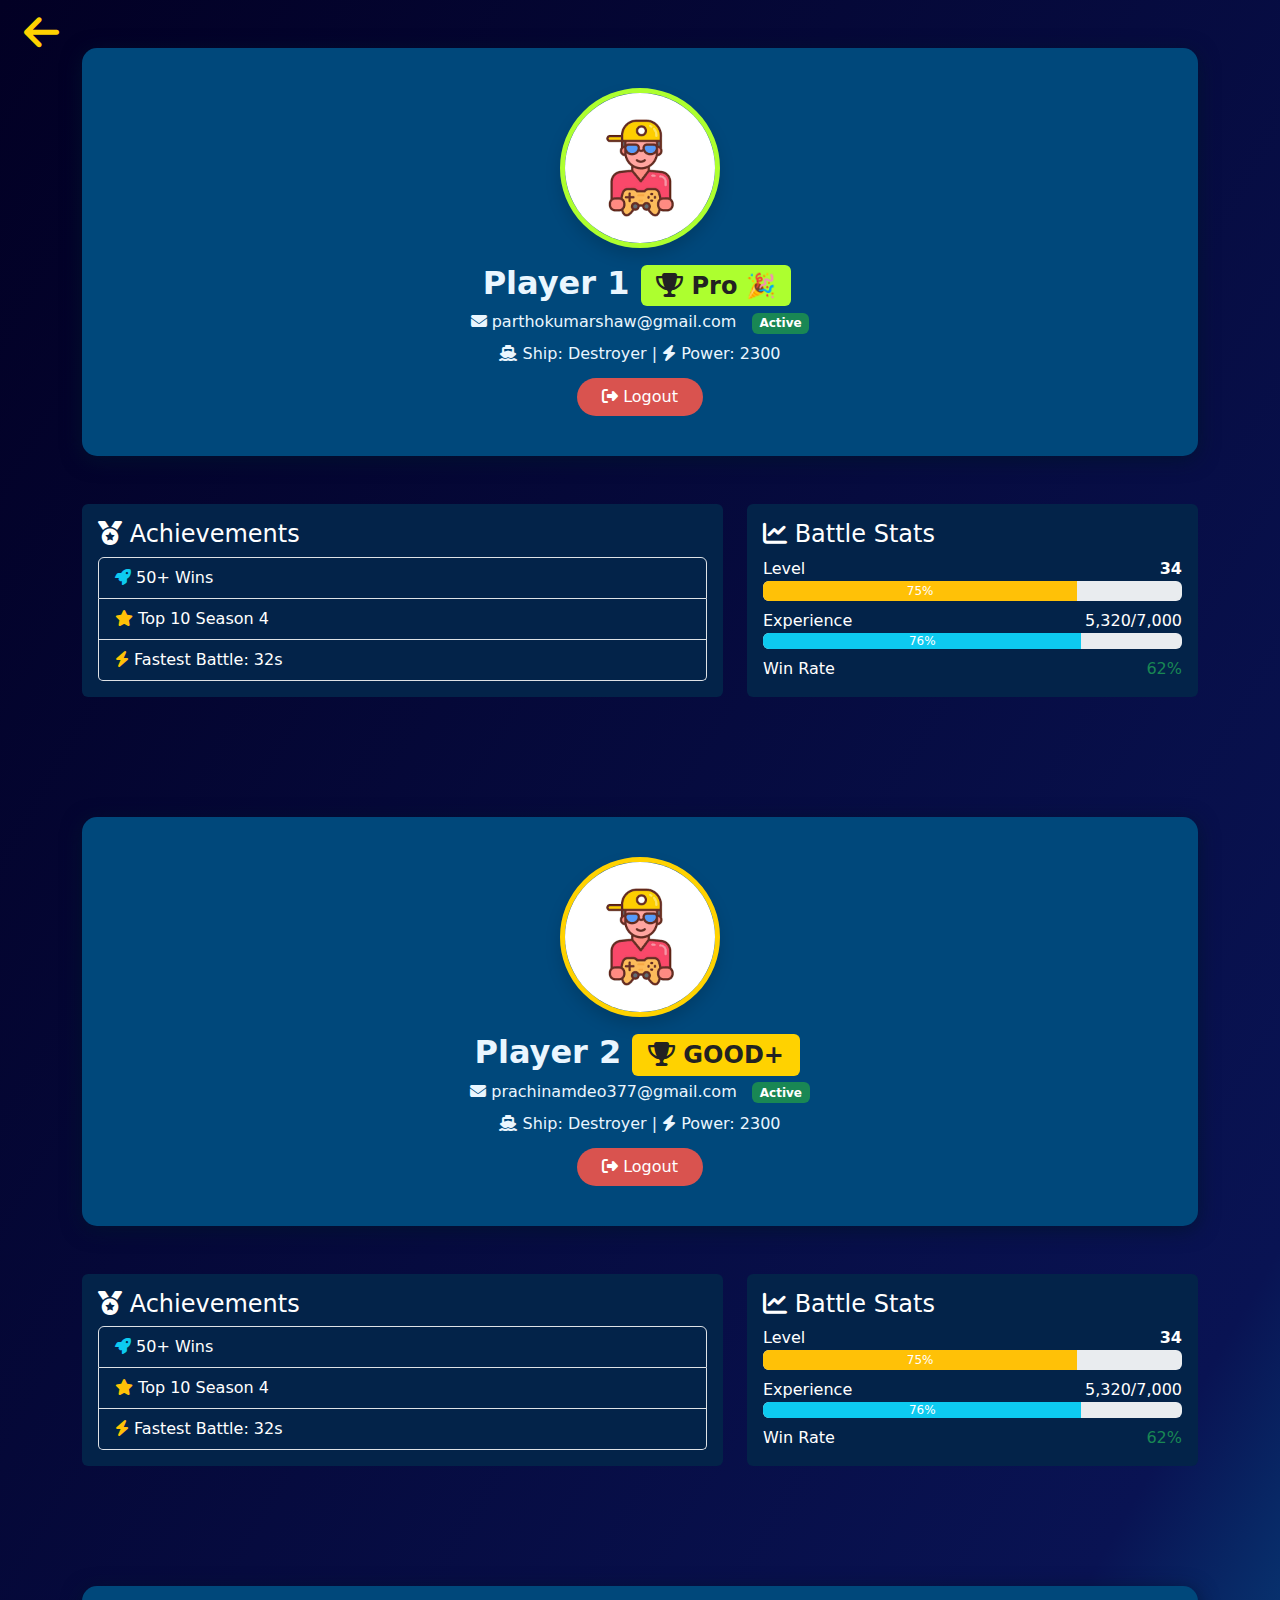
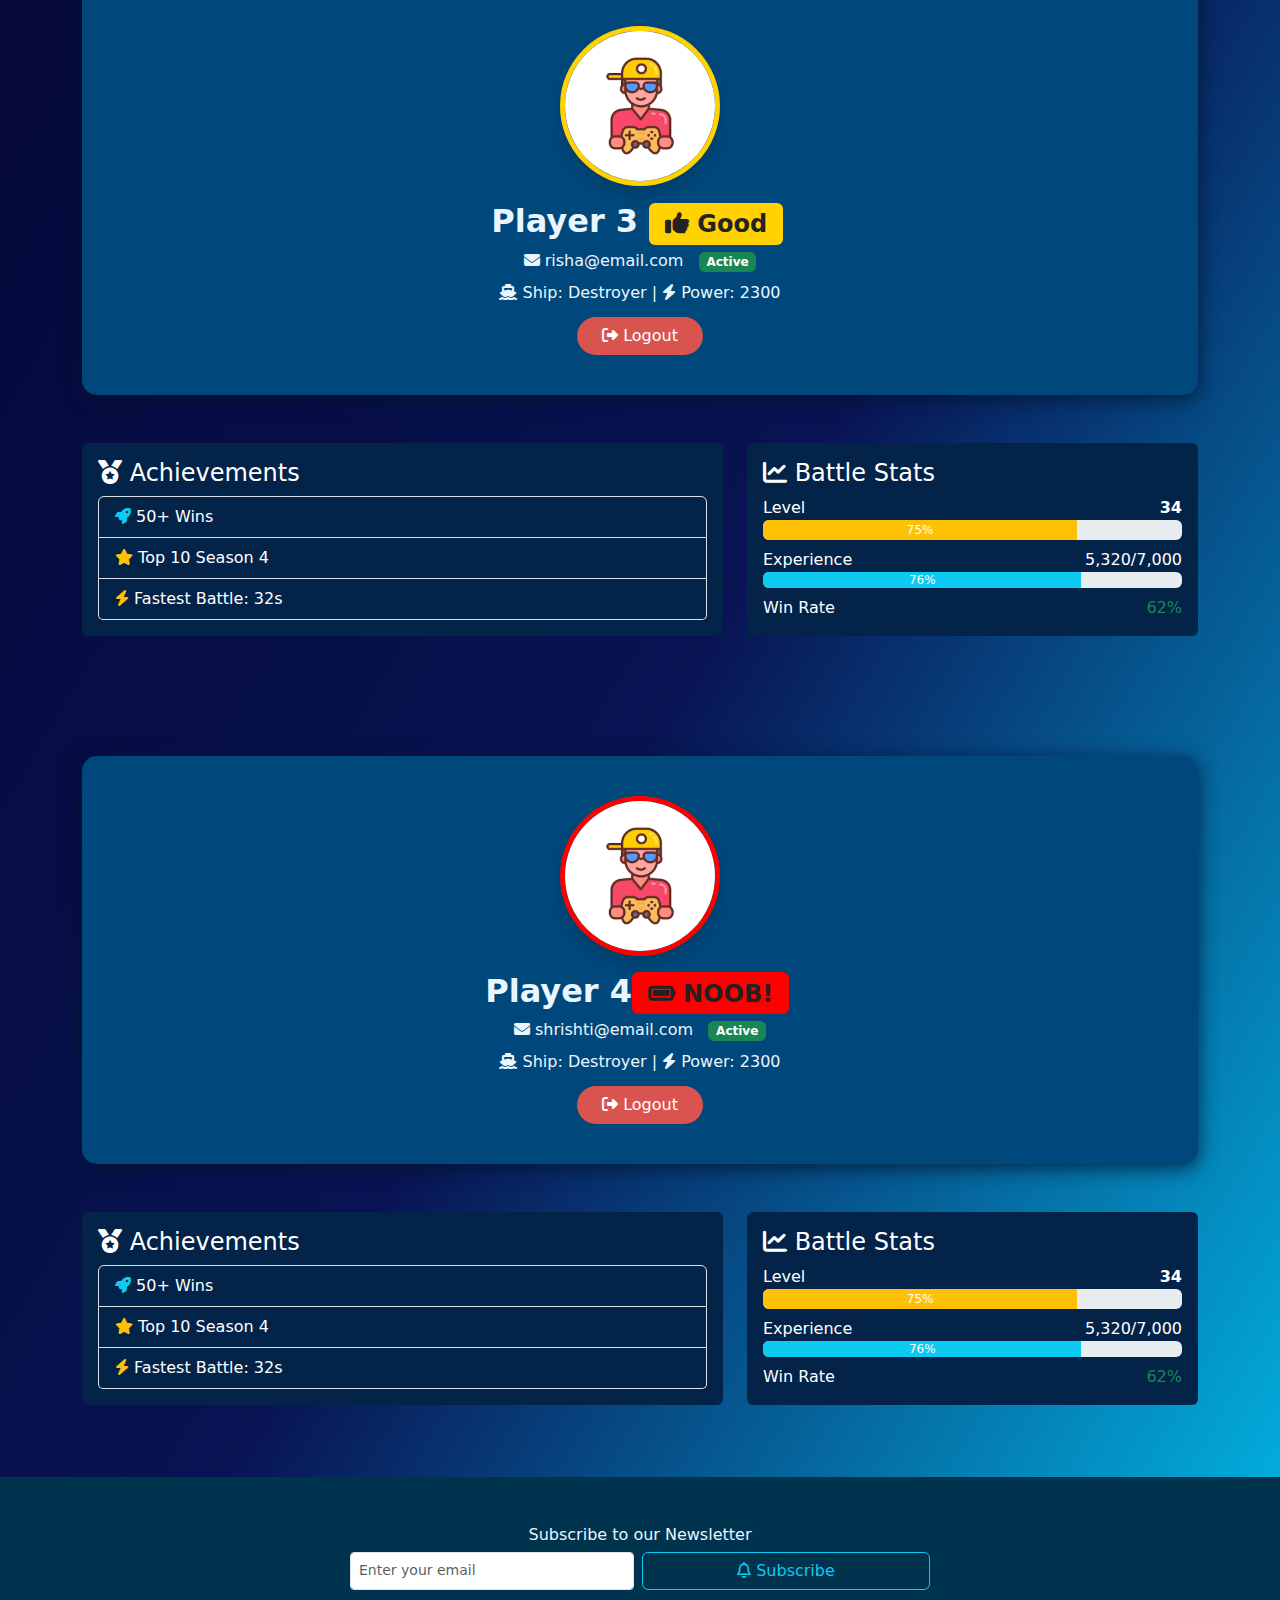
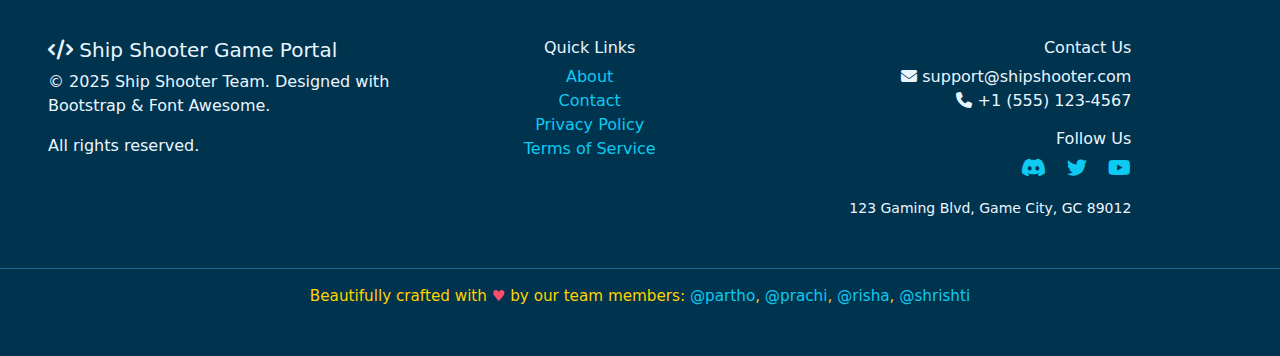
<file: profile.html>
<!DOCTYPE html>
<html lang="en">
<head>
  <meta charset="UTF-8">
  <title>Boom Blockers - Profile</title>
  <meta name="viewport" content="width=device-width, initial-scale=1">
  <!-- Bootstrap + Font Awesome -->
  <link href="https://cdn.jsdelivr.net/npm/bootstrap@5.3.8/dist/css/bootstrap.min.css" rel="stylesheet">
  <link href="https://cdnjs.cloudflare.com/ajax/libs/font-awesome/6.4.2/css/all.min.css" rel="stylesheet">
  <style>
    body { background: linear-gradient(120deg, #020024 0%, #091353 60%, #00d4ff 100%); color: #eaf6ff; }
    .profile-header { background: #00487b; border-radius: 15px; box-shadow: 0 4px 20px #00142ecc; padding: 2.5rem; }
    .avatar-xxl { width: 160px; height: 160px; border-radius: 50%; border: 5px solid #ffd200; object-fit: cover; box-shadow: 0 0 24px #00324eb5;}
    .badge-game { background: #ffd200; color: #222; margin-right: 6px; }
    .card { background: #032349; color: #fff; border: none; }
    .card:hover { box-shadow: 0 0 20px #003e72e0; }
    .btn-logout { background: #d9534f; color: #fff; border-radius: 30px; }
    .btn-logout:hover { background: #c9302c; }
     .footer { background: #00487b; color: #fff; padding: 2rem 0; }
  </style>
</head>
<body>
    <a href="javascript:history.back()" class="position-absolute" style="top: 0.2rem; left: 1.5rem; font-size:2.5rem; color:#ffd200; text-decoration:none;">
        <i class="fa-solid fa-arrow-left"></i>
    </a>
  <div class="container py-5">
    <div class="profile-header mx-auto text-center mb-4">
      <img src="[data-uri]" style="border-color:greenyellow;" alt="User Avatar" class="avatar-xxl mb-3 shadow">
      <h2 class="fw-bold mb-1">Player 1 <span style="background-color: greenyellow;" class="badge badge-game"><i class="fa fa-trophy"></i> Pro 🎉</span></h2>
      <p class="mb-2"><i class="fa-solid fa-envelope"></i> parthokumarshaw@gmail.com &nbsp; <span class="badge bg-success">Active</span></p>
      <p class="mb-1"><i class="fa-solid fa-ship"></i> Ship: Destroyer | <i class="fa-solid fa-bolt"></i> Power: 2300</p>
      <a href="#" class="btn btn-logout mt-2 px-4"><i class="fa-solid fa-right-from-bracket"></i> Logout</a>
    </div>

    <div class="row mt-4 g-4">
      <div class="col-md-7">
        <!-- Achievements -->
        <div class="card p-3 mb-4">
          <h4><i class="fa-solid fa-medal"></i> Achievements</h4>
          <ul class="list-group bg-transparent">
            <li class="list-group-item bg-transparent text-white"><i class="fa-solid fa-rocket text-info"></i> 50+ Wins</li>
            <li class="list-group-item bg-transparent text-white"><i class="fa-solid fa-star text-warning"></i> Top 10 Season 4</li>
            <li class="list-group-item bg-transparent text-white"><i class="fa-solid fa-bolt text-warning"></i> Fastest Battle: 32s</li>
          </ul>
        </div>
      </div>
      <div class="col-md-5">
        <!-- Progress/Battle Stats -->
        <div class="card p-3">
          <h4><i class="fa-solid fa-chart-line"></i> Battle Stats</h4>
          <div>Level <span class="float-end fw-bold">34</span></div>
          <div class="progress mb-2" style="height: 20px;">
            <div class="progress-bar bg-warning" style="width:75%">75%</div>
          </div>
          <div>Experience <span class="float-end">5,320/7,000</span></div>
          <div class="progress mb-2" style="height: 16px;">
            <div class="progress-bar bg-info" style="width:76%">76%</div>
          </div>
          <div>Win Rate <span class="float-end text-success">62%</span></div>
        </div>
      </div>
    </div>
  </div>

<!-- Prachi cards-->

  <div class="container py-5">
    <div class="profile-header mx-auto text-center mb-4">
      <img src="[data-uri]" alt="User Avatar" class="avatar-xxl mb-3 shadow">
      <h2 class="fw-bold mb-1">Player 2 <span class="badge badge-game"><i class="fa fa-trophy"></i> GOOD+</span></h2>
      <p class="mb-2"><i class="fa-solid fa-envelope"></i> prachinamdeo377@gmail.com &nbsp; <span class="badge bg-success">Active</span></p>
      <p class="mb-1"><i class="fa-solid fa-ship"></i> Ship: Destroyer | <i class="fa-solid fa-bolt"></i> Power: 2300</p>
      <a href="#" class="btn btn-logout mt-2 px-4"><i class="fa-solid fa-right-from-bracket"></i> Logout</a>
    </div>

    <div class="row mt-4 g-4">
      <div class="col-md-7">
        <!-- Achievements -->
        <div class="card p-3 mb-4">
          <h4><i class="fa-solid fa-medal"></i> Achievements</h4>
          <ul class="list-group bg-transparent">
            <li class="list-group-item bg-transparent text-white"><i class="fa-solid fa-rocket text-info"></i> 50+ Wins</li>
            <li class="list-group-item bg-transparent text-white"><i class="fa-solid fa-star text-warning"></i> Top 10 Season 4</li>
            <li class="list-group-item bg-transparent text-white"><i class="fa-solid fa-bolt text-warning"></i> Fastest Battle: 32s</li>
          </ul>
        </div>
      </div>
      <div class="col-md-5">
        <!-- Progress/Battle Stats -->
        <div class="card p-3">
          <h4><i class="fa-solid fa-chart-line"></i> Battle Stats</h4>
          <div>Level <span class="float-end fw-bold">34</span></div>
          <div class="progress mb-2" style="height: 20px;">
            <div class="progress-bar bg-warning" style="width:75%">75%</div>
          </div>
          <div>Experience <span class="float-end">5,320/7,000</span></div>
          <div class="progress mb-2" style="height: 16px;">
            <div class="progress-bar bg-info" style="width:76%">76%</div>
          </div>
          <div>Win Rate <span class="float-end text-success">62%</span></div>
        </div>
      </div>
    </div>
  </div>

<!-- Risha cards-->


  <div class="container py-5">
    <div class="profile-header mx-auto text-center mb-4">
      <img src="[data-uri]" alt="User Avatar" class="avatar-xxl mb-3 shadow">
      <h2 class="fw-bold mb-1">Player 3 <span class="badge badge-game"><i class="fa fa-thumbs-up"></i> Good</span></h2>
      <p class="mb-2"><i class="fa-solid fa-envelope"></i> risha@email.com &nbsp; <span class="badge bg-success">Active</span></p>
      <p class="mb-1"><i class="fa-solid fa-ship"></i> Ship: Destroyer | <i class="fa-solid fa-bolt"></i> Power: 2300</p>
      <a href="#" class="btn btn-logout mt-2 px-4"><i class="fa-solid fa-right-from-bracket"></i> Logout</a>
    </div>

    <div class="row mt-4 g-4">
      <div class="col-md-7">
        <!-- Achievements -->
        <div class="card p-3 mb-4">
          <h4><i class="fa-solid fa-medal"></i> Achievements</h4>
          <ul class="list-group bg-transparent">
            <li class="list-group-item bg-transparent text-white"><i class="fa-solid fa-rocket text-info"></i> 50+ Wins</li>
            <li class="list-group-item bg-transparent text-white"><i class="fa-solid fa-star text-warning"></i> Top 10 Season 4</li>
            <li class="list-group-item bg-transparent text-white"><i class="fa-solid fa-bolt text-warning"></i> Fastest Battle: 32s</li>
          </ul>
        </div>
      </div>
      <div class="col-md-5">
        <!-- Progress/Battle Stats -->
        <div class="card p-3">
          <h4><i class="fa-solid fa-chart-line"></i> Battle Stats</h4>
          <div>Level <span class="float-end fw-bold">34</span></div>
          <div class="progress mb-2" style="height: 20px;">
            <div class="progress-bar bg-warning" style="width:75%">75%</div>
          </div>
          <div>Experience <span class="float-end">5,320/7,000</span></div>
          <div class="progress mb-2" style="height: 16px;">
            <div class="progress-bar bg-info" style="width:76%">76%</div>
          </div>
          <div>Win Rate <span class="float-end text-success">62%</span></div>
        </div>
      </div>
    </div>
  </div>

<!-- Shrishti cards-->
  <div class="container py-5">
    <div class="profile-header mx-auto text-center mb-4">
      <img src="[data-uri]" alt="User Avatar" style="border-color:red;" class="avatar-xxl mb-3 shadow">
      <h2 class="fw-bold mb-1">Player 4<span style="background-color: red;" class="badge badge-game"><i class="fa fa-battery"></i> NOOB!</span></h2>
      <p class="mb-2"><i class="fa-solid fa-envelope"></i> shrishti@email.com &nbsp; <span class="badge bg-success">Active</span></p>
      <p class="mb-1"><i class="fa-solid fa-ship"></i> Ship: Destroyer | <i class="fa-solid fa-bolt"></i> Power: 2300</p>
      <a href="#" class="btn btn-logout mt-2 px-4"><i class="fa-solid fa-right-from-bracket"></i> Logout</a>
    </div>

    <div class="row mt-4 g-4">
      <div class="col-md-7">
        <!-- Achievements -->
        <div class="card p-3 mb-4">
          <h4><i class="fa-solid fa-medal"></i> Achievements</h4>
          <ul class="list-group bg-transparent">
            <li class="list-group-item bg-transparent text-white"><i class="fa-solid fa-rocket text-info"></i> 50+ Wins</li>
            <li class="list-group-item bg-transparent text-white"><i class="fa-solid fa-star text-warning"></i> Top 10 Season 4</li>
            <li class="list-group-item bg-transparent text-white"><i class="fa-solid fa-bolt text-warning"></i> Fastest Battle: 32s</li>
          </ul>
        </div>
      </div>
      <div class="col-md-5">
        <!-- Progress/Battle Stats -->
        <div class="card p-3">
          <h4><i class="fa-solid fa-chart-line"></i> Battle Stats</h4>
          <div>Level <span class="float-end fw-bold">34</span></div>
          <div class="progress mb-2" style="height: 20px;">
            <div class="progress-bar bg-warning" style="width:75%">75%</div>
          </div>
          <div>Experience <span class="float-end">5,320/7,000</span></div>
          <div class="progress mb-2" style="height: 16px;">
            <div class="progress-bar bg-info" style="width:76%">76%</div>
          </div>
          <div>Win Rate <span class="float-end text-success">62%</span></div>
        </div>
      </div>
    </div>
  </div>

  <!--Footer-->
<div class="footer text-center py-5" style="background-color:#00334e; color:#eaf6ff;">
  <div class="container-fluid px-3 px-md-5">
    <div class="row gy-4 justify-content-center">
      <!-- Newsletter -->
      <div class="col-12 col-md-6 mb-5">
        <h6>Subscribe to our Newsletter</h6>
        <form class="d-flex flex-column flex-sm-row justify-content-center" id="subscribeForm">
          <input
            type="email"
            placeholder="Enter your email"
            aria-label="Email for newsletter"
            class="form-control form-control form-control-sm me-sm-2 mb-2 mb-sm-0 w-100"
            required
          />
          <button type="submit" class="btn btn btn-outline-info btn w-100 w-sm-auto" id="subscribeBtn">
            <i class="far fa-bell"></i> Subscribe
          </button>
        </form>
      </div>
    </div>

    <div class="row gy-4">
      <!-- Left -->
      <div class="col-12 col-md-4 text-md-start">
        <h5><i class="fa-solid fa-code"></i> Ship Shooter Game Portal</h5>
        <p>&copy; 2025 Ship Shooter Team. Designed with Bootstrap & Font Awesome.</p>
        <p>All rights reserved.</p>
      </div>

      <!-- Quick Links -->
      <div class="col-12 col-md-3">
        <h6>Quick Links</h6>
        <ul class="list-unstyled">
          <li><a href="#" class="text-decoration-none text-info">About</a></li>
          <li><a href="#" class="text-decoration-none text-info">Contact</a></li>
          <li><a href="#" class="text-decoration-none text-info">Privacy Policy</a></li>
          <li><a href="#" class="text-decoration-none text-info">Terms of Service</a></li>
        </ul>
      </div>

      <!-- Contact -->
      <div class="col-12 col-md-4 text-md-end">
        <h6>Contact Us</h6>
        <p>
          <i class="fa-solid fa-envelope"></i> support@shipshooter.com<br />
          <i class="fa-solid fa-phone"></i> +1 (555) 123-4567
        </p>
        <h6>Follow Us</h6>
        <a href="#" class="me-3 text-info"><i class="fab fa-discord fa-lg"></i></a>
        <a href="#" class="me-3 text-info"><i class="fab fa-twitter fa-lg"></i></a>
        <a href="#" class="text-info"><i class="fab fa-youtube fa-lg"></i></a>
        <p class="mt-3">
          <small>123 Gaming Blvd, Game City, GC 89012</small>
        </p>
      </div>
    </div>
  </div>

  <!-- Footer bottom -->
  <div style="border-top: 1px solid #21638c; margin-top: 2rem; padding-top: 1rem;">
    <p style="margin: 0; font-size: 0.95rem; color: #ffd200;">
      Beautifully crafted with <span style="color: #ff4d6d;">&hearts;</span> by our team members:
      <a href="#" class="text-info text-decoration-none">@partho</a>,
      <a href="#" class="text-info text-decoration-none">@prachi</a>,
      <a href="#" class="text-info text-decoration-none">@risha</a>,
      <a href="#" class="text-info text-decoration-none">@shrishti</a>
    </p>
  </div>
</div>

    <script>
        // Attach logout event to all logout buttons
        document.addEventListener('DOMContentLoaded', function() {
            document.querySelectorAll('.btn-logout').forEach(function(btn) {
                btn.addEventListener('click', function(e) {
                    e.preventDefault();
                    // Find the closest container (profile card)
                    let profileContainer = btn.closest('.container.py-5');
                    if (profileContainer) {
                        // Get username from h2 inside profileContainer
                        let username = profileContainer.querySelector('h2')?.childNodes[0]?.textContent.trim() || 'User';
                        profileContainer.remove();
                        // Show notification
                        showLogoutNotification(username);
                    }
                });
            });

            // Create notification container if not exists
            if (!document.getElementById('logout-toast-container')) {
                let toastContainer = document.createElement('div');
                toastContainer.id = 'logout-toast-container';
                toastContainer.style.position = 'fixed';
                toastContainer.style.top = '30px';
                toastContainer.style.right = '30px';
                toastContainer.style.zIndex = '9999';
                document.body.appendChild(toastContainer);
            }
        });

        // Function to show logout notification
        function showLogoutNotification(username) {
            let toast = document.createElement('div');
            toast.className = 'alert alert-info shadow';
            toast.style.minWidth = '220px';
            toast.style.marginBottom = '10px';
            toast.innerHTML = `<strong>${username}</strong> has been logged out.`;
            document.getElementById('logout-toast-container').appendChild(toast);
            setTimeout(() => {
                toast.remove();
            }, 2200);
        }
        counters.forEach((counter) => observer.observe(counter));
      document.getElementById("subscribeForm").addEventListener("submit", function (e) {
    e.preventDefault(); // stop form from refreshing page

    // Show the message
    document.getElementById("subscribeMessage").style.display = "block";

    // Clear input
    this.querySelector("input[type='email']").value = "";});

    document.getElementById("subscribeForm").addEventListener("submit", function (e) {
    e.preventDefault();

    const btn = document.getElementById("subscribeBtn");

    // Button change after subscribing
    btn.innerHTML = '<i class="fa-solid fa-bell"></i> Subscribed';
    btn.classList.remove("btn-outline-info");
    btn.classList.add("btn-info");

    

    // Disable button
    btn.disabled = true;
    document.querySelector("input[type='email']").disabled = true;
  });
    </script>
</body>
</html>
</file>
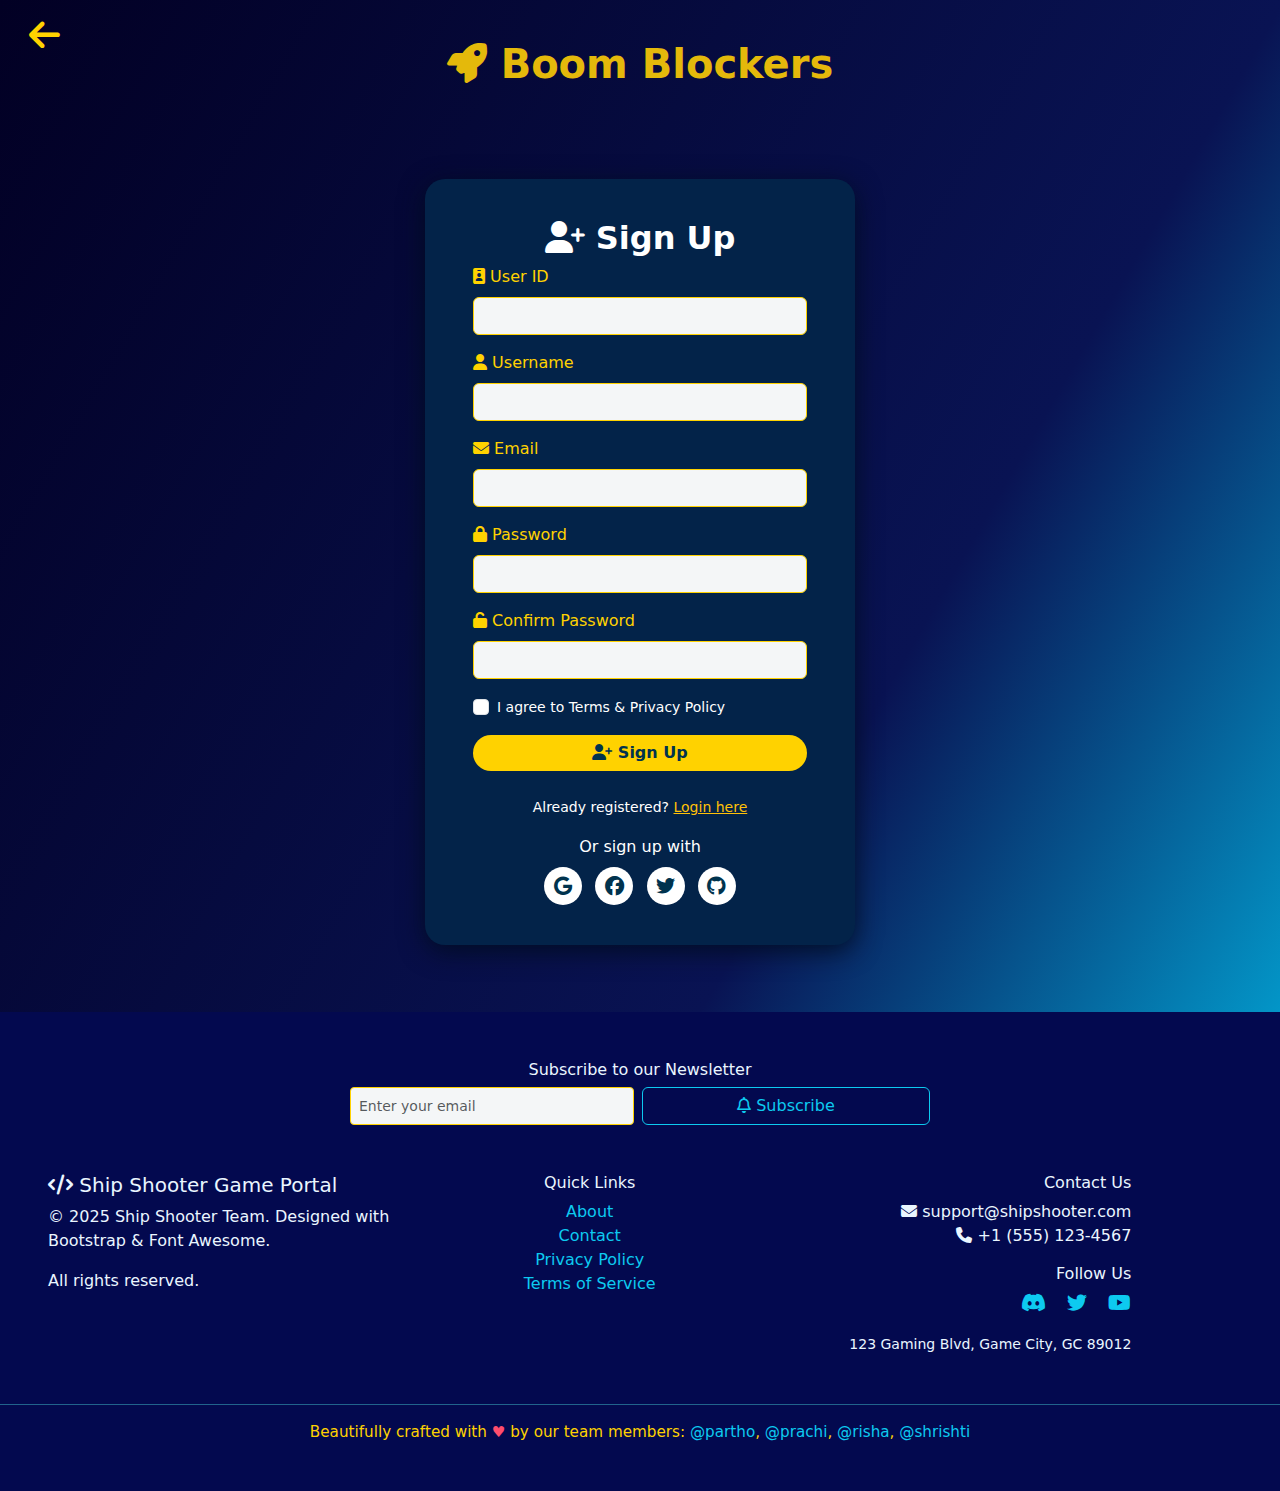
<file: signup.html>
<!DOCTYPE html>
<html lang="en">

<head>
  <meta charset="UTF-8">
  <title>Boom Blockers - Signup</title>
  <meta name="viewport" content="width=device-width, initial-scale=1">
  <!-- Bootstrap + Font Awesome -->
  <link href="https://cdn.jsdelivr.net/npm/bootstrap@5.3.8/dist/css/bootstrap.min.css" rel="stylesheet">
  <link href="https://cdnjs.cloudflare.com/ajax/libs/font-awesome/6.4.2/css/all.min.css" rel="stylesheet">
  <style>

    body {
      background: linear-gradient(120deg, #020024 0%, #091353 60%, #00d4ff 100%);
      color: #fff;
    }

    .card {
      background: #032349;
      border-radius: 20px;
      box-shadow: 0 6px 26px #000c1ee0;
      border: none;
      color: #fff;
      width: 100%;
      max-width: 540px;
    }

    .form-control {
      background: #f4f6f7;
      color: #f8f4f4;
      border: 1px solid #ffd200;
    }

    .form-control:focus {
      background: #fff;
      color: #000000;
      border-color: #096bea;
      box-shadow: 0 0 0 0.2rem rgba(255, 210, 0, .25);
    }

    .btn-log {
      background: #ffd200;
      color: #00334e;
      border-radius: 22px;
      font-weight: bold;
      border: none;
    }

    .btn-log:hover {
      background: #ffe966;
      color: #6c4403;
    }

    .form-label {
      color: #ffd200;
      font-weight: 500;
    }

    .icon-btn-social {
      background: #fff;
      color: #00334e;
      border: none;
      border-radius: 50%;
      width: 38px;
      height: 38px;
      display: inline-flex;
      align-items: center;
      justify-content: center;
      font-size: 1.2rem;
      transition: background 0.2s, color 0.2s;
    }

    .icon-btn-social:hover {
      background: #ffd200;
      color: #00334e;
    }

    .alert {
      font-size: 0.95rem;
    }


    @media (max-width: 767.98px) {
      .card {
        max-width: 98vw;
        padding: 1.5rem 0.5rem !important;
      }

      .container {
        padding: 0 !important;
      }
    }

    @media (min-width: 992px) {
      .card {
        max-width: 600px;
        padding: 2.5rem 3rem !important;
      }
    }
  </style>
</head>

<body>
  <h1 class="text-center fw-bold mb-4 Boom blockers-title" style="margin-top:40px; padding-bottom:0px; color:rgb(228, 185, 11)">
      <i class="fa-solid fa-rocket"></i> Boom Blockers</h1>
  <a href="javascript:history.back()" class="position-absolute" style="top: 0.6rem; left: 1.8rem; font-size:2.2rem; color:#ffd200; text-decoration:none;">
      <i class="fa-solid fa-arrow-left"></i>
  </a>
  <div class="container py-5 d-flex flex-column align-items-center justify-content-center" style="min-height:100vh;">
    <div class="card px-4 py-5" style="max-width: 430px;">
      <h2 class="fw-bold mb-2 text-center"><i class="fa-solid fa-user-plus"></i> Sign Up</h2>
      <form id="signupForm">
        <div class="mb-3">
          <label for="name" class="form-label"><i class="fa-solid fa-id-badge"></i> User ID</label>
          <input type="text" class="form-control" id="name" required>
        </div>
        <div class="mb-3">
          <label for="username" class="form-label"><i class="fa-solid fa-user"></i> Username</label>
          <input type="text" class="form-control" id="username" required>
        </div>
        <div class="mb-3">
          <label for="email" class="form-label"><i class="fa-solid fa-envelope"></i> Email</label>
          <input type="email" class="form-control" id="email" required>
        </div>
        <div class="mb-3">
          <label for="password" class="form-label"><i class="fa-solid fa-lock"></i> Password</label>
          <input type="password" class="form-control" id="password" required>
        </div>
        <div class="mb-3">
          <label for="repeatPassword" class="form-label"><i class="fa-solid fa-unlock"></i> Confirm Password</label>
          <input type="password" class="form-control" id="repeatPassword" required>
        </div>
        <div class="form-check mb-3">
          <input class="form-check-input" type="checkbox" id="terms" required>
          <label class="form-check-label" for="terms"><small>I agree to Terms & Privacy Policy</small></label>
        </div>
        <button type="submit" class="btn btn-log w-100 mb-3"><i class="fa fa-user-plus"></i> Sign Up</button>
        <div id="signupAlert"></div>
        <div class="mt-2 text-center">
          <small>Already registered? <a href="login.html" class="text-warning">Login here</a></small>
        </div>
      </form>
      <div class="mt-3 text-center">
        <p class="mb-2">Or sign up with</p>
        <button class="icon-btn-social me-2"><i class="fab fa-google"></i></button>
        <button class="icon-btn-social me-2"><i class="fab fa-facebook"></i></button>
        <button class="icon-btn-social me-2"><i class="fab fa-twitter"></i></button>
        <button class="icon-btn-social"><i class="fab fa-github"></i></button>
      </div>
    </div>
  </div>
  <!--Footer-->
  <div class="footer text-center py-5" style="background-color:#03094f; color:#eaf6ff;">
    <div class="container-fluid px-3 px-md-5">
      <div class="row gy-4 justify-content-center">
        <!-- Newsletter -->
        <div class="col-12 col-md-6 mb-5">
          <h6>Subscribe to our Newsletter</h6>
          <form class="d-flex flex-column flex-sm-row justify-content-center" id="subscribeForm">
            <input type="email" placeholder="Enter your email" aria-label="Email for newsletter"
              class="form-control form-control form-control-sm me-sm-2 mb-2 mb-sm-0 w-100" required />
            <button type="submit" class="btn btn btn-outline-info btn w-100 w-sm-auto" id="subscribeBtn">
              <i class="far fa-bell"></i> Subscribe
            </button>
          </form>
        </div>
      </div>

      <div class="row gy-4">
        <!-- Left -->
        <div class="col-12 col-md-4 text-md-start">
          <h5><i class="fa-solid fa-code"></i> Ship Shooter Game Portal</h5>
          <p>&copy; 2025 Ship Shooter Team. Designed with Bootstrap & Font Awesome.</p>
          <p>All rights reserved.</p>
        </div>

        <!-- Quick Links -->
        <div class="col-12 col-md-3">
          <h6>Quick Links</h6>
          <ul class="list-unstyled">
            <li><a href="#" class="text-decoration-none text-info">About</a></li>
            <li><a href="#" class="text-decoration-none text-info">Contact</a></li>
            <li><a href="#" class="text-decoration-none text-info">Privacy Policy</a></li>
            <li><a href="#" class="text-decoration-none text-info">Terms of Service</a></li>
          </ul>
        </div>

        <!-- Contact -->
        <div class="col-12 col-md-4 text-md-end">
          <h6>Contact Us</h6>
          <p>
            <i class="fa-solid fa-envelope"></i> support@shipshooter.com<br />
            <i class="fa-solid fa-phone"></i> +1 (555) 123-4567
          </p>
          <h6>Follow Us</h6>
          <a href="#" class="me-3 text-info"><i class="fab fa-discord fa-lg"></i></a>
          <a href="#" class="me-3 text-info"><i class="fab fa-twitter fa-lg"></i></a>
          <a href="#" class="text-info"><i class="fab fa-youtube fa-lg"></i></a>
          <p class="mt-3">
            <small>123 Gaming Blvd, Game City, GC 89012</small>
          </p>
        </div>
      </div>
    </div>

    <!-- Footer bottom -->
    <div style="border-top: 1px solid #21638c; margin-top: 2rem; padding-top: 1rem;">
      <p style="margin: 0; font-size: 0.95rem; color: #ffd200;">
        Beautifully crafted with <span style="color: #ff4d6d;">&hearts;</span> by our team members:
        <a href="#" class="text-info text-decoration-none">@partho</a>,
        <a href="#" class="text-info text-decoration-none">@prachi</a>,
        <a href="#" class="text-info text-decoration-none">@risha</a>,
        <a href="#" class="text-info text-decoration-none">@shrishti</a>
      </p>
    </div>
  </div>

  <script>
    document.getElementById('signupForm').addEventListener('submit', function (e) {
      e.preventDefault();
      let name = document.getElementById('name').value.trim(),
        username = document.getElementById('username').value.trim(),
        email = document.getElementById('email').value.trim(),
        password = document.getElementById('password').value,
        repeatPassword = document.getElementById('repeatPassword').value,
        alertBox = document.getElementById('signupAlert');

      if (password !== repeatPassword) {
        alertBox.innerHTML = '<div class="alert alert-danger py-1">Passwords do not match!</div>';
        return;
      }
      if (!/^[\w-.]+@([\w-]+\.)+[\w-]{2,4}$/.test(email)) {
        alertBox.innerHTML = '<div class="alert alert-danger py-1">Invalid email address.</div>';
        return;
      }
      alertBox.innerHTML = '<div class="alert alert-success py-1">Account Created! <a href="login.html" class="text-warning">Login now</a></div>';
      this.reset();
    });
    counters.forEach((counter) => observer.observe(counter));
    document.getElementById("subscribeForm").addEventListener("submit", function (e) {
      e.preventDefault(); // stop form from refreshing page

      // Show the message
      document.getElementById("subscribeMessage").style.display = "block";

      // Clear input
      this.querySelector("input[type='email']").value = "";
    });

    document.getElementById("subscribeForm").addEventListener("submit", function (e) {
      e.preventDefault();

      const btn = document.getElementById("subscribeBtn");

      // Button change after subscribing
      btn.innerHTML = '<i class="fa-solid fa-bell"></i> Subscribed';
      btn.classList.remove("btn-outline-info");
      btn.classList.add("btn-info");



      // Disable button
      btn.disabled = true;
      document.querySelector("input[type='email']").disabled = true;
    });
  </script>
</body>

</html>
</file>
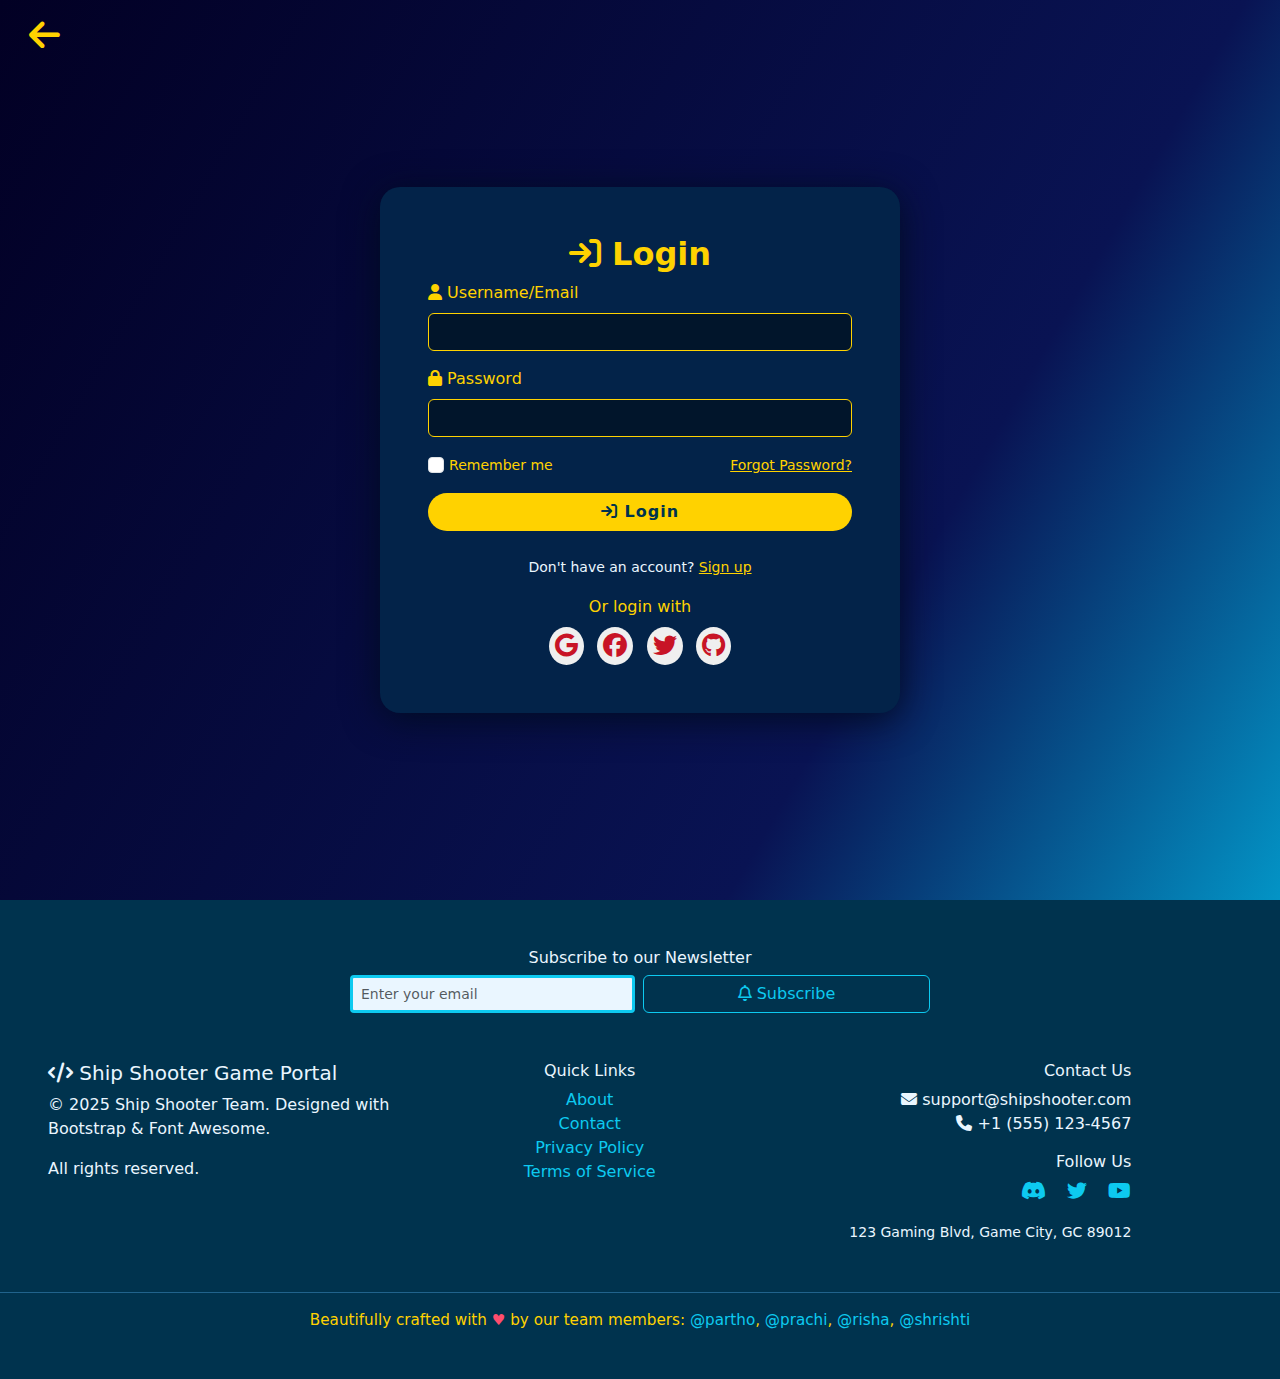
<file: templates/login.html>
<!DOCTYPE html>
<html lang="en">
<head>
  <meta charset="UTF-8">
  <title>Boom Blockers - Login</title>
  <meta name="viewport" content="width=device-width, initial-scale=1">
  <!-- Bootstrap + Font Awesome -->
  <link href="https://cdn.jsdelivr.net/npm/bootstrap@5.3.8/dist/css/bootstrap.min.css" rel="stylesheet">
  <link href="https://cdnjs.cloudflare.com/ajax/libs/font-awesome/6.4.2/css/all.min.css" rel="stylesheet">
  <style>
    @media (min-width: 768px) {
        .card {
            max-width: 520px !important;
            padding-left: 3rem !important;
            padding-right: 3rem !important;
        }
        .container {
            max-width: 100vw;
        }
    }
    body { background: linear-gradient(120deg, #020024 0%, #091353 60%, #00d4ff 100%); color: #eaf6ff; }
    .container {
        max-width: 100vw;
        padding-left: 16px;
        padding-right: 16px;
    }
    .card {
        background: #032349;
        border-radius: 20px;
        box-shadow: 0 6px 36px #000c1eeb;
        border: none;
        color: #eaf6ff;
        width: 100%;
        max-width: 430px;
        margin: 0 auto;
        padding: 2.5rem 2rem;
    }
    @media (min-width: 768px) {
        .card {
            max-width: 520px !important;
            padding-left: 3rem !important;
            padding-right: 3rem !important;
        }
        .container {
            max-width: 100vw;
            padding-left: 0;
            padding-right: 0;
        }
    }
    .btn-log { background: #ffd200; color: #00334e; border-radius: 22px; font-weight: 600; letter-spacing: 1px; }
    .btn-log:hover { background: #ffe966; color: #613a01; }
    .form-label { color: #ffd200; }
    .icon-btn-social { color: #c81426; font-size: 1.5rem; border-radius: 50%; transition: background 0.2s; border: none; }
    .icon-btn-social:hover { background: #002e50; color: #fff; }
    .login-title { color: #ffd200; text-shadow: 0 2px 8px #000c1e99; letter-spacing: 1px; }
    .form-control { background: #01152b; color: #ffd200; border: 1px solid #ffd200; }
    .form-control:focus { background: #021c3a; color: #fff; border-color: #ffe966; box-shadow: 0 0 0 0.2rem #ffd20044; }
    .form-check-label, .text-warning, .small, .mb-2 { color: #ffd200 !important; }
    
    
  </style>
</head>
<body>
    <a href="javascript:history.back()" class="position-absolute" style="top: 0.6rem; left: 1.8rem; font-size:2.2rem; color:#ffd200; text-decoration:none;">
      <i class="fa-solid fa-arrow-left"></i>
  </a>
  <div class="container py-5 d-flex flex-column align-items-center justify-content-center" style="min-height:100vh;">
    <div class="card px-4 py-5" style="max-width: 430px;">
      <h2 class="fw-bold mb-2 text-center"><i class="fa-solid fa-arrow-right-to-bracket"></i> Login</h2>
      <form id="loginForm">
        <div class="mb-3">
          <label for="loginEmail" class="form-label"><i class="fa fa-user"></i> Username/Email</label>
          <input type="text" class="form-control" id="loginEmail" required>
        </div>
        <div class="mb-3">
          <label for="loginPassword" class="form-label"><i class="fa fa-lock"></i> Password</label>
          <input type="password" class="form-control" id="loginPassword" required>
        </div>
        <div class="mb-3 d-flex justify-content-between align-items-center">
          <div>
            <input type="checkbox" class="form-check-input" id="rememberMe">
            <label class="form-check-label" for="rememberMe"><small>Remember me</small></label>
          </div>
          <a href="#" class="text-warning small">Forgot Password?</a>
        </div>
        <button type="submit" class="btn btn-log w-100 mb-3"><i class="fa-solid fa-arrow-right-to-bracket"></i> Login</button>
        <div id="loginAlert"></div>
        <div class="mt-2 text-center">
          <small>Don't have an account? <a href="signup.html" class="text-warning">Sign up</a></small>
        </div>
      </form>
      <div class="mt-3 text-center">
        <p class="mb-2">Or login with</p>
        <button class="icon-btn-social me-2"><i class="fab fa-google"></i></button>
        <button class="icon-btn-social me-2"><i class="fab fa-facebook"></i></button>
        <button class="icon-btn-social me-2"><i class="fab fa-twitter"></i></button>
        <button class="icon-btn-social"><i class="fab fa-github"></i></button>
      </div>
    </div>
  </div>
  <!--Footer-->
<div class="footer text-center py-5" style="background-color:#00334e; color:#eaf6ff;">
  <div class="container-fluid px-3 px-md-5">
    <div class="row gy-4 justify-content-center">
      <!-- Newsletter -->
      <div class="col-12 col-md-6 mb-5">
        <h6>Subscribe to our Newsletter</h6>
        <form class="d-flex flex-column flex-sm-row justify-content-center" id="subscribeForm">
          <input id="subs" style="background-color: #eaf6ff; border: 3px solid #0dcaf0;"
            type="email"
            placeholder="Enter your email"
            aria-label="Email for newsletter"
            class="form-control  form-control form-control-sm me-sm-2 mb-2 mb-sm-0 w-100"
            required
          />
          <button type="submit" class="btn btn btn-outline-info btn w-100 w-sm-auto" id="subscribeBtn">
            <i class="far fa-bell"></i> Subscribe
          </button>
        </form>
      </div>
    </div>

    <div class="row gy-4">
      <!-- Left -->
      <div class="col-12 col-md-4 text-md-start">
        <h5><i class="fa-solid fa-code"></i> Ship Shooter Game Portal</h5>
        <p>&copy; 2025 Ship Shooter Team. Designed with Bootstrap & Font Awesome.</p>
        <p>All rights reserved.</p>
      </div>

      <!-- Quick Links -->
      <div class="col-12 col-md-3">
        <h6>Quick Links</h6>
        <ul class="list-unstyled">
          <li><a href="#" class="text-decoration-none text-info">About</a></li>
          <li><a href="#" class="text-decoration-none text-info">Contact</a></li>
          <li><a href="#" class="text-decoration-none text-info">Privacy Policy</a></li>
          <li><a href="#" class="text-decoration-none text-info">Terms of Service</a></li>
        </ul>
      </div>

      <!-- Contact -->
      <div class="col-12 col-md-4 text-md-end">
        <h6>Contact Us</h6>
        <p>
          <i class="fa-solid fa-envelope"></i> support@shipshooter.com<br />
          <i class="fa-solid fa-phone"></i> +1 (555) 123-4567
        </p>
        <h6>Follow Us</h6>
        <a href="#" class="me-3 text-info"><i class="fab fa-discord fa-lg"></i></a>
        <a href="#" class="me-3 text-info"><i class="fab fa-twitter fa-lg"></i></a>
        <a href="#" class="text-info"><i class="fab fa-youtube fa-lg"></i></a>
        <p class="mt-3">
          <small>123 Gaming Blvd, Game City, GC 89012</small>
        </p>
      </div>
    </div>
  </div>

  <!-- Footer bottom -->
  <div style="border-top: 1px solid #21638c; margin-top: 2rem; padding-top: 1rem;">
    <p style="margin: 0; font-size: 0.95rem; color: #ffd200;">
      Beautifully crafted with <span style="color: #ff4d6d;">&hearts;</span> by our team members:
      <a href="#" class="text-info text-decoration-none">@partho</a>,
      <a href="#" class="text-info text-decoration-none">@prachi</a>,
      <a href="#" class="text-info text-decoration-none">@risha</a>,
      <a href="#" class="text-info text-decoration-none">@shrishti</a>
    </p>
  </div>
</div>

  <script>
    document.getElementById('loginForm').addEventListener('submit', function(e) {
      e.preventDefault();
      let username = document.getElementById('loginEmail').value.trim(),
          password = document.getElementById('loginPassword').value,
          alertBox = document.getElementById('loginAlert');

      // For demo (fake check)
      if(username==="Aryan" && password==="pass1234") {
        alertBox.innerHTML = '<div class="alert alert-success py-1">Welcome, Aryan! <a href="profile.html" class="text-warning">Go to Profile</a></div>';
        this.reset();
      } else {
        alertBox.innerHTML = '<div class="alert alert-danger py-1">Invalid username or password!</div>';
      }
    });
    counters.forEach((counter) => observer.observe(counter));
      document.getElementById("subscribeForm").addEventListener("submit", function (e) {
    e.preventDefault(); // stop form from refreshing page

    // Show the message
    document.getElementById("subscribeMessage").style.display = "block";

    // Clear input
    this.querySelector("input[type='email']").value = "";});

    document.getElementById("subscribeForm").addEventListener("submit", function (e) {
    e.preventDefault();

    const btn = document.getElementById("subscribeBtn");

    // Button change after subscribing
    btn.innerHTML = '<i class="fa-solid fa-bell"></i> Subscribed';
    btn.classList.remove("btn-outline-info");
    btn.classList.add("btn-info");

    

    // Disable button
    btn.disabled = true;
    document.querySelector("input[type='email']").disabled = true;
  });
  </script>
</body>
</html>
</file>
